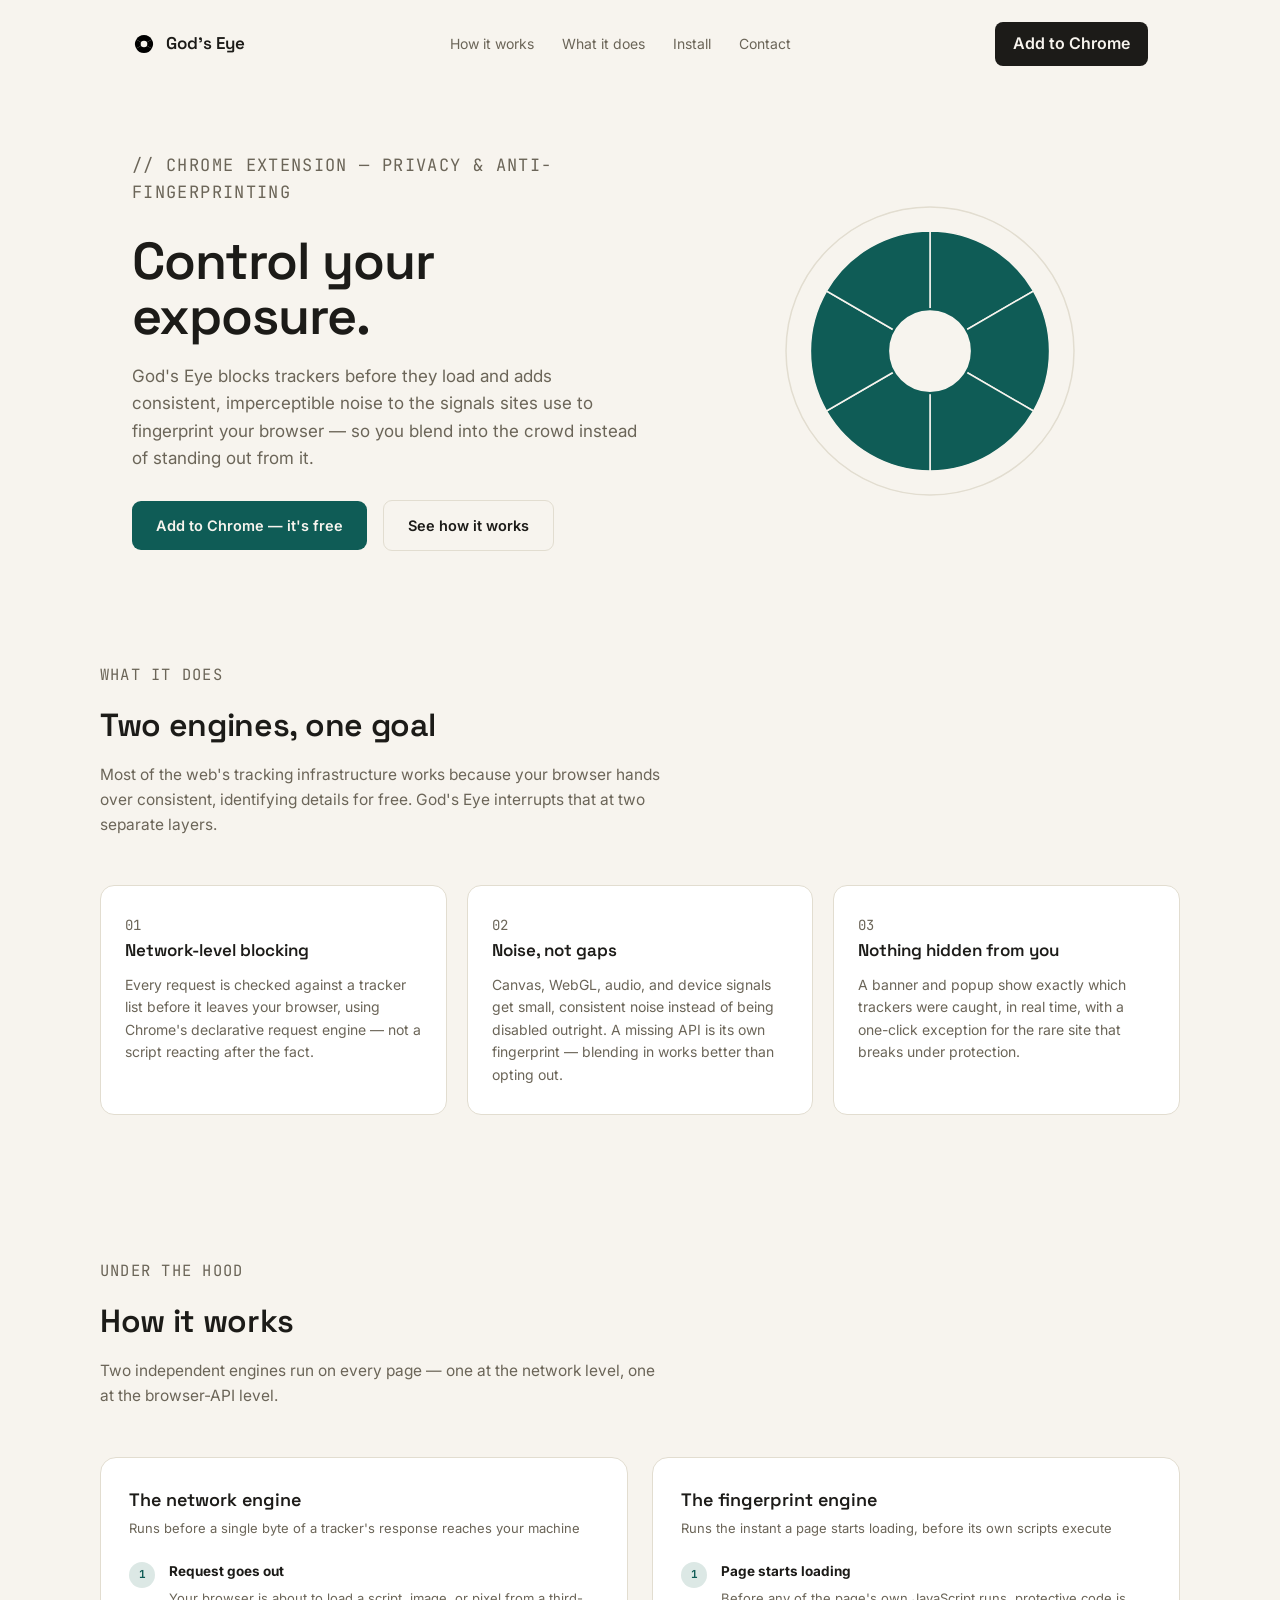
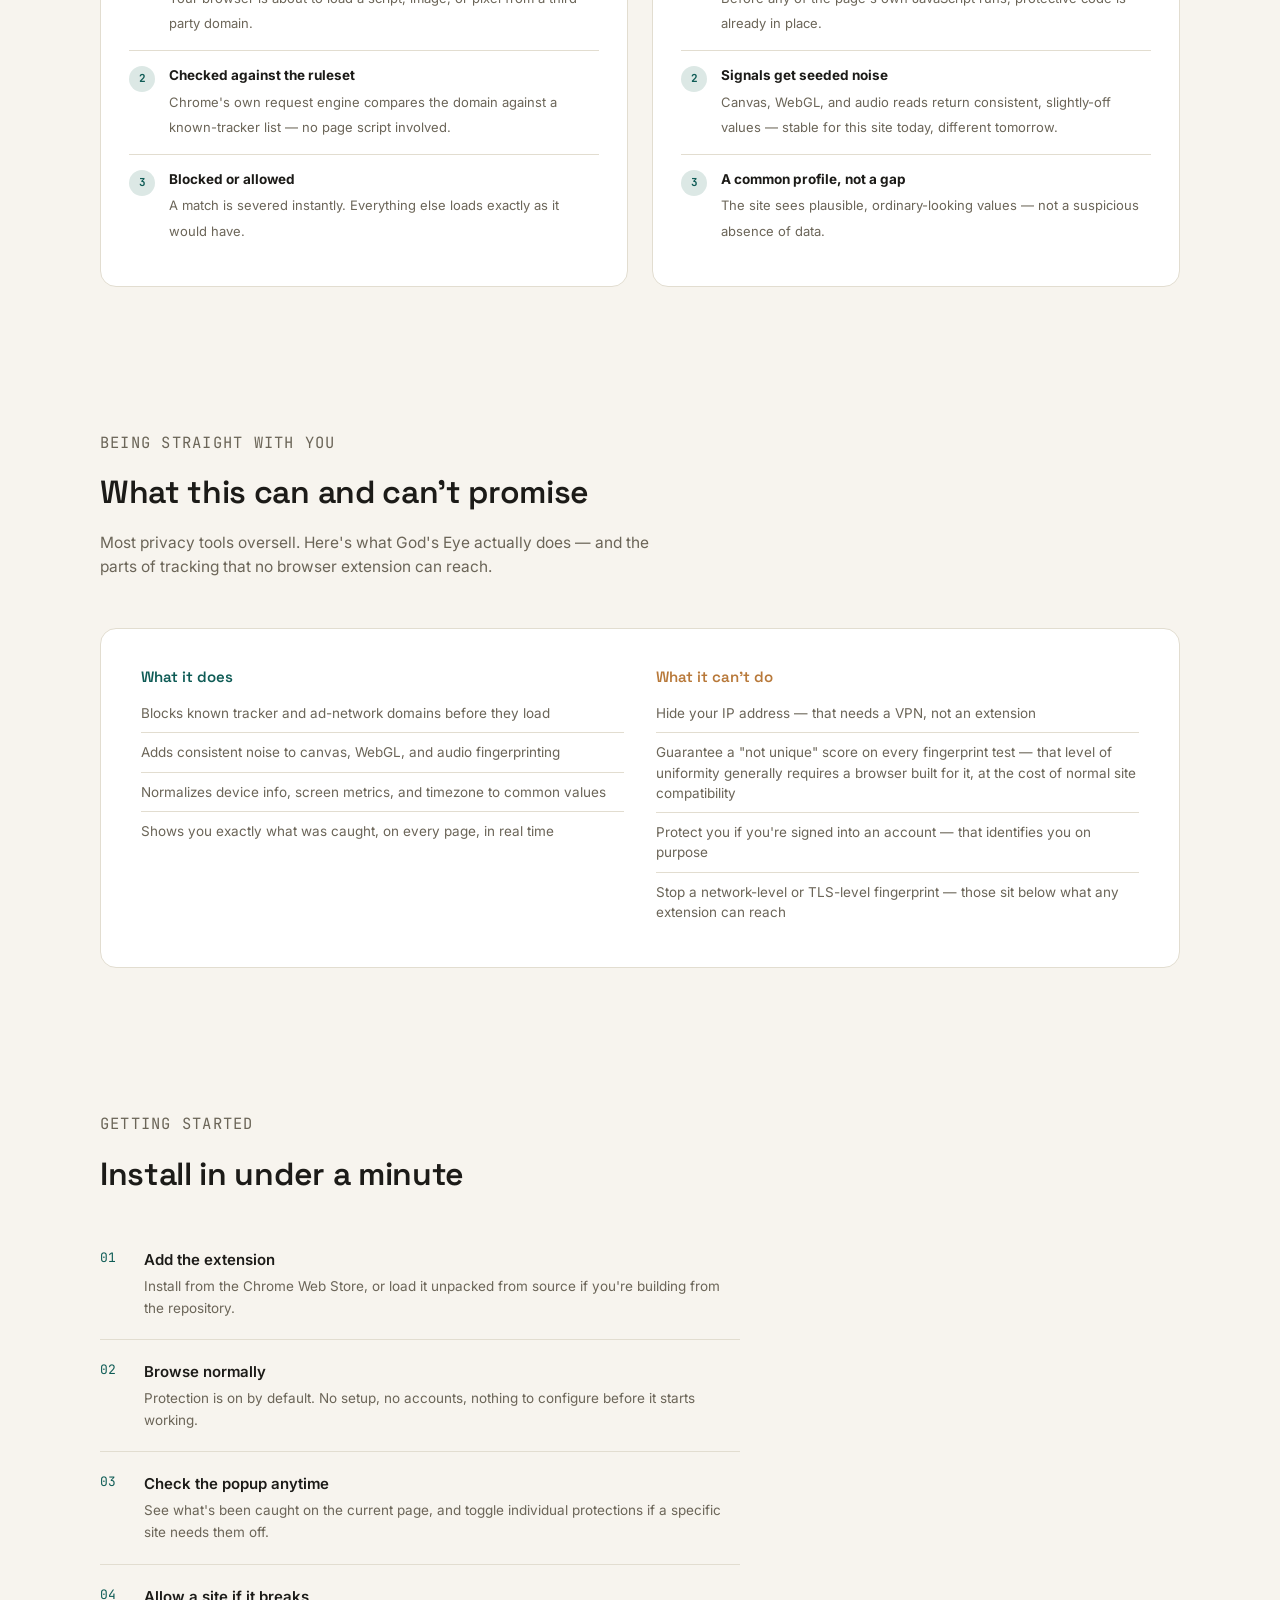
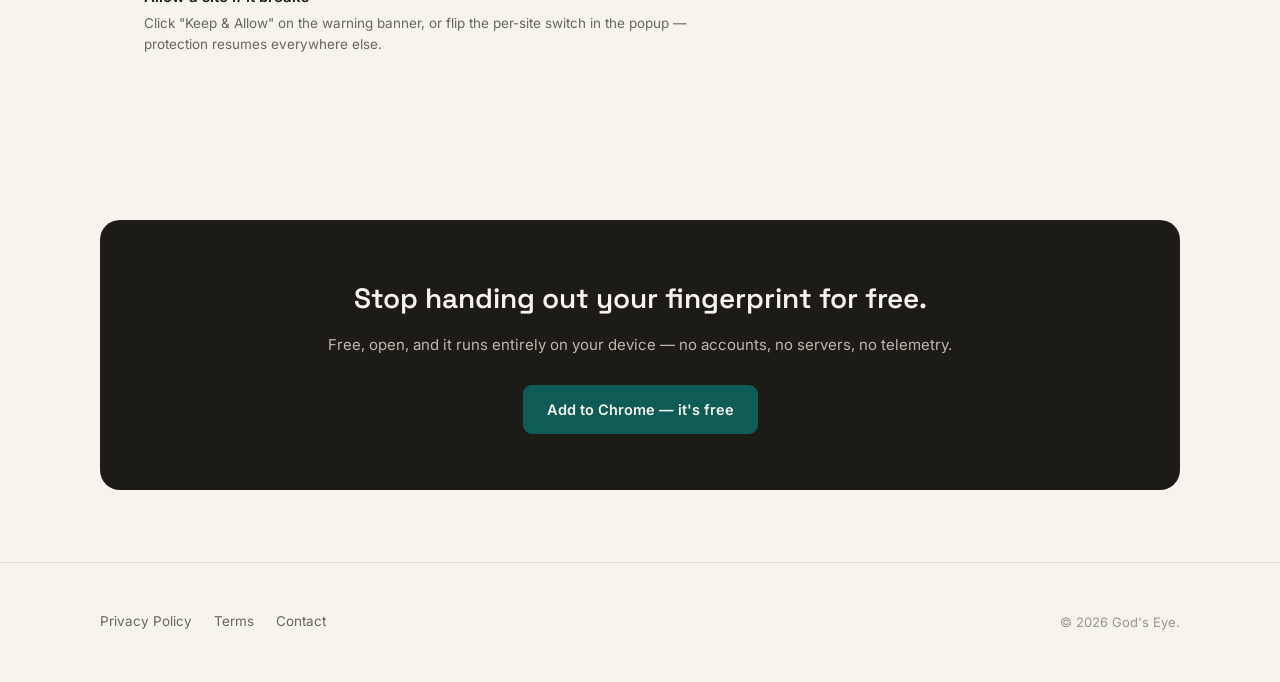
<file: index.html>
<!DOCTYPE html>
<html lang="en">
<head>
<meta charset="UTF-8" />
<meta name="viewport" content="width=device-width, initial-scale=1.0" />
<title>God's Eye — Browse without being fingerprinted</title>
<meta name="description" content="God's Eye blocks trackers at the network level and adds consistent noise to the browser signals that let sites fingerprint you — a Chrome extension that helps you blend in instead of standing out." />
<link rel="icon" type="image/png" href="assets/icon32.png" />
<link rel="preconnect" href="https://fonts.googleapis.com" />
<link href="https://fonts.googleapis.com/css2?family=Space+Grotesk:wght@500;600;700&family=Inter:wght@400;500;600&family=JetBrains+Mono:wght@500&display=swap" rel="stylesheet" />
<link rel="stylesheet" href="style.css" />
</head>
<body>

<nav>
  <div class="nav-brand">
    <svg viewBox="0 0 40 40" width="24" height="24" aria-hidden="true">
      <g>
        <path class="blade" d="M20 20 L20 5 A15 15 0 0 1 33 12.5 Z"/>
        <path class="blade" d="M20 20 L33 12.5 A15 15 0 0 1 33 27.5 Z"/>
        <path class="blade" d="M20 20 L33 27.5 A15 15 0 0 1 20 35 Z"/>
        <path class="blade" d="M20 20 L20 35 A15 15 0 0 1 7 27.5 Z"/>
        <path class="blade" d="M20 20 L7 27.5 A15 15 0 0 1 7 12.5 Z"/>
        <path class="blade" d="M20 20 L7 12.5 A15 15 0 0 1 20 5 Z"/>
      </g>
      <circle cx="20" cy="20" r="5.5" fill="#F7F4EE"/>
    </svg>
    God's Eye
  </div>
  <div class="nav-links">
    <a href="#how-it-works">How it works</a>
    <a href="#honesty">What it does</a>
    <a href="#install">Install</a>
    <a href="./contact/">Contact</a>
  </div>
  <a href="https://chromewebstore.google.com/detail/kffejfddehkgcmnnnookhnhdgidpbjnb" class="nav-cta">Add to Chrome</a>
</nav>

<section class="hero">
  <div>
    <p class="eyebrow">// Chrome extension — privacy &amp; anti-fingerprinting</p>
    <h1>Control your exposure.</h1>
    <p>God's Eye blocks trackers before they load and adds consistent, imperceptible noise to the signals sites use to fingerprint your browser — so you blend into the crowd instead of standing out from it.</p>
    <div class="hero-ctas">
      <a href="https://chromewebstore.google.com/detail/kffejfddehkgcmnnnookhnhdgidpbjnb" class="btn btn-primary">Add to Chrome — it's free</a>
      <a href="#how-it-works" class="btn btn-ghost">See how it works</a>
    </div>
  </div>
  <div class="aperture-hero">
    <svg viewBox="0 0 200 200" aria-hidden="true">
      <circle cx="100" cy="100" r="96" fill="none" stroke="#E2DDD0" stroke-width="1"/>
      <g>
        <path class="blade" d="M100 100 L100 20 A80 80 0 0 1 169 60 Z"/>
        <path class="blade" d="M100 100 L169 60 A80 80 0 0 1 169 140 Z"/>
        <path class="blade" d="M100 100 L169 140 A80 80 0 0 1 100 180 Z"/>
        <path class="blade" d="M100 100 L100 180 A80 80 0 0 1 31 140 Z"/>
        <path class="blade" d="M100 100 L31 140 A80 80 0 0 1 31 60 Z"/>
        <path class="blade" d="M100 100 L31 60 A80 80 0 0 1 100 20 Z"/>
      </g>
      <circle cx="100" cy="100" r="28" fill="#F7F4EE" stroke="#0F5C56" stroke-width="1.5"/>
    </svg>
  </div>
</section>

<section id="features">
  <div class="section-inner">
    <div class="section-head">
      <p class="eyebrow">What it does</p>
      <h2>Two engines, one goal</h2>
      <p>Most of the web's tracking infrastructure works because your browser hands over consistent, identifying details for free. God's Eye interrupts that at two separate layers.</p>
    </div>
    <div class="features-grid">
      <div class="feature-card">
        <p class="feature-num">01</p>
        <h3>Network-level blocking</h3>
        <p>Every request is checked against a tracker list before it leaves your browser, using Chrome's declarative request engine — not a script reacting after the fact.</p>
      </div>
      <div class="feature-card">
        <p class="feature-num">02</p>
        <h3>Noise, not gaps</h3>
        <p>Canvas, WebGL, audio, and device signals get small, consistent noise instead of being disabled outright. A missing API is its own fingerprint — blending in works better than opting out.</p>
      </div>
      <div class="feature-card">
        <p class="feature-num">03</p>
        <h3>Nothing hidden from you</h3>
        <p>A banner and popup show exactly which trackers were caught, in real time, with a one-click exception for the rare site that breaks under protection.</p>
      </div>
    </div>
  </div>
</section>

<section id="how-it-works">
  <div class="section-inner">
    <div class="section-head">
      <p class="eyebrow">Under the hood</p>
      <h2>How it works</h2>
      <p>Two independent engines run on every page — one at the network level, one at the browser-API level.</p>
    </div>
    <div class="engines">
      <div class="engine-card">
        <h3>The network engine</h3>
        <p class="engine-sub">Runs before a single byte of a tracker's response reaches your machine</p>
        <div class="flow-step">
          <div class="flow-dot">1</div>
          <div class="flow-text"><strong>Request goes out</strong><span>Your browser is about to load a script, image, or pixel from a third-party domain.</span></div>
        </div>
        <div class="flow-step">
          <div class="flow-dot">2</div>
          <div class="flow-text"><strong>Checked against the ruleset</strong><span>Chrome's own request engine compares the domain against a known-tracker list — no page script involved.</span></div>
        </div>
        <div class="flow-step">
          <div class="flow-dot">3</div>
          <div class="flow-text"><strong>Blocked or allowed</strong><span>A match is severed instantly. Everything else loads exactly as it would have.</span></div>
        </div>
      </div>
      <div class="engine-card">
        <h3>The fingerprint engine</h3>
        <p class="engine-sub">Runs the instant a page starts loading, before its own scripts execute</p>
        <div class="flow-step">
          <div class="flow-dot">1</div>
          <div class="flow-text"><strong>Page starts loading</strong><span>Before any of the page's own JavaScript runs, protective code is already in place.</span></div>
        </div>
        <div class="flow-step">
          <div class="flow-dot">2</div>
          <div class="flow-text"><strong>Signals get seeded noise</strong><span>Canvas, WebGL, and audio reads return consistent, slightly-off values — stable for this site today, different tomorrow.</span></div>
        </div>
        <div class="flow-step">
          <div class="flow-dot">3</div>
          <div class="flow-text"><strong>A common profile, not a gap</strong><span>The site sees plausible, ordinary-looking values — not a suspicious absence of data.</span></div>
        </div>
      </div>
    </div>
  </div>
</section>

<section id="honesty">
  <div class="section-inner">
    <div class="section-head">
      <p class="eyebrow">Being straight with you</p>
      <h2>What this can and can't promise</h2>
      <p>Most privacy tools oversell. Here's what God's Eye actually does — and the parts of tracking that no browser extension can reach.</p>
    </div>
    <div class="honesty honesty-grid">
      <div class="honesty-col does">
        <h4>What it does</h4>
        <ul>
          <li>Blocks known tracker and ad-network domains before they load</li>
          <li>Adds consistent noise to canvas, WebGL, and audio fingerprinting</li>
          <li>Normalizes device info, screen metrics, and timezone to common values</li>
          <li>Shows you exactly what was caught, on every page, in real time</li>
        </ul>
      </div>
      <div class="honesty-col doesnt">
        <h4>What it can't do</h4>
        <ul>
          <li>Hide your IP address — that needs a VPN, not an extension</li>
          <li>Guarantee a "not unique" score on every fingerprint test — that level of uniformity generally requires a browser built for it, at the cost of normal site compatibility</li>
          <li>Protect you if you're signed into an account — that identifies you on purpose</li>
          <li>Stop a network-level or TLS-level fingerprint — those sit below what any extension can reach</li>
        </ul>
      </div>
    </div>
  </div>
</section>

<section id="install">
  <div class="section-inner">
    <div class="section-head">
      <p class="eyebrow">Getting started</p>
      <h2>Install in under a minute</h2>
    </div>
    <div class="steps">
      <div class="step">
        <div class="step-num">01</div>
        <div><h4>Add the extension</h4><p>Install from the Chrome Web Store, or load it unpacked from source if you're building from the repository.</p></div>
      </div>
      <div class="step">
        <div class="step-num">02</div>
        <div><h4>Browse normally</h4><p>Protection is on by default. No setup, no accounts, nothing to configure before it starts working.</p></div>
      </div>
      <div class="step">
        <div class="step-num">03</div>
        <div><h4>Check the popup anytime</h4><p>See what's been caught on the current page, and toggle individual protections if a specific site needs them off.</p></div>
      </div>
      <div class="step">
        <div class="step-num">04</div>
        <div><h4>Allow a site if it breaks</h4><p>Click "Keep &amp; Allow" on the warning banner, or flip the per-site switch in the popup — protection resumes everywhere else.</p></div>
      </div>
    </div>
  </div>
</section>

<section>
  <div class="section-inner">
    <div class="cta-band">
      <h2>Stop handing out your fingerprint for free.</h2>
      <p>Free, open, and it runs entirely on your device — no accounts, no servers, no telemetry.</p>
      <a href="https://chromewebstore.google.com/detail/kffejfddehkgcmnnnookhnhdgidpbjnb" class="btn btn-primary">Add to Chrome — it's free</a>
    </div>
  </div>
</section>

<footer>
  <div class="footer-inner">
    <div class="footer-links">
      <a href="./privacy/">Privacy Policy</a>
      <a href="./terms/">Terms</a>
      <a href="./contact/">Contact</a>
    </div>
    <p class="footer-copy">&copy; 2026 God's Eye.</p>
  </div>
</footer>

</body>
</html>
</file>
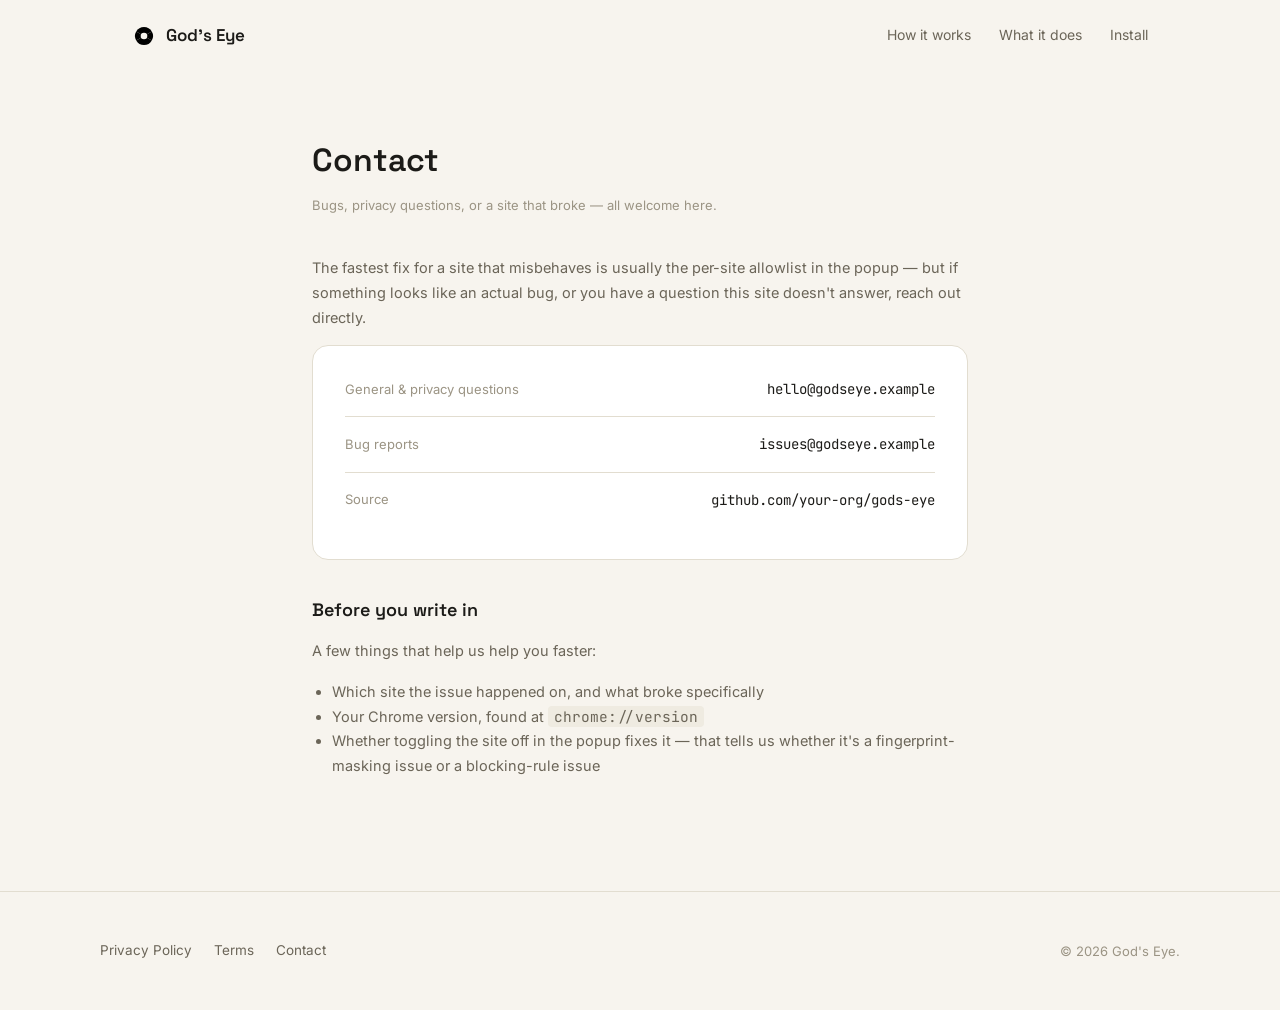
<file: contact/index.html>
<!DOCTYPE html>
<html lang="en">
<head>
<meta charset="UTF-8" />
<meta name="viewport" content="width=device-width, initial-scale=1.0" />
<title>Contact — God's Eye</title>
<link rel="icon" type="image/png" href="./../assets/icon32.png" />
<link rel="preconnect" href="https://fonts.googleapis.com" />
<link href="https://fonts.googleapis.com/css2?family=Space+Grotesk:wght@500;600;700&family=Inter:wght@400;500;600&family=JetBrains+Mono:wght@500&display=swap" rel="stylesheet" />
<link rel="stylesheet" href="./../style.css" />
</head>
<body>

<nav>
  <a href="/God-s-Eye-Product-Page/" class="nav-brand" style="text-decoration:none;">
    <svg viewBox="0 0 40 40" width="24" height="24" aria-hidden="true">
      <g>
        <path class="blade" d="M20 20 L20 5 A15 15 0 0 1 33 12.5 Z"/>
        <path class="blade" d="M20 20 L33 12.5 A15 15 0 0 1 33 27.5 Z"/>
        <path class="blade" d="M20 20 L33 27.5 A15 15 0 0 1 20 35 Z"/>
        <path class="blade" d="M20 20 L20 35 A15 15 0 0 1 7 27.5 Z"/>
        <path class="blade" d="M20 20 L7 27.5 A15 15 0 0 1 7 12.5 Z"/>
        <path class="blade" d="M20 20 L7 12.5 A15 15 0 0 1 20 5 Z"/>
      </g>
      <circle cx="20" cy="20" r="5.5" fill="#F7F4EE"/>
    </svg>
    God's Eye
  </a>
  <div class="nav-links"> 
    <a href="/God-s-Eye-Product-Page/#how-it-works">How it works</a>
    <a href="/God-s-Eye-Product-Page/#honesty">What it does</a>
    <a href="/God-s-Eye-Product-Page/#install">Install</a>
  </div>
</nav>

<div class="legal">
  <h1>Contact</h1>
  <p class="updated">Bugs, privacy questions, or a site that broke — all welcome here.</p>

  <p>The fastest fix for a site that misbehaves is usually the per-site allowlist in the popup — but if something looks like an actual bug, or you have a question this site doesn't answer, reach out directly.</p>

  <div class="contact-card">
    <div class="contact-row">
      <span class="contact-label">General &amp; privacy questions</span>
      <span class="contact-value">hello@godseye.example</span>
    </div>
    <div class="contact-row">
      <span class="contact-label">Bug reports</span>
      <span class="contact-value">issues@godseye.example</span>
    </div>
    <div class="contact-row">
      <span class="contact-label">Source</span>
      <span class="contact-value">github.com/your-org/gods-eye</span>
    </div>
  </div>

  <h2>Before you write in</h2>
  <p>A few things that help us help you faster:</p>
  <ul>
    <li>Which site the issue happened on, and what broke specifically</li>
    <li>Your Chrome version, found at <code style="font-family: var(--mono); background: var(--bone-dim); padding: 1px 6px; border-radius: 4px;">chrome://version</code></li>
    <li>Whether toggling the site off in the popup fixes it — that tells us whether it's a fingerprint-masking issue or a blocking-rule issue</li>
  </ul>
</div>

<footer>
  <div class="footer-inner">
    <div class="footer-links">
      <a href="./../privacy/">Privacy Policy</a>
      <a href="./../terms/">Terms</a>
      <a href="./../contact/">Contact</a>
    </div>
    <p class="footer-copy">&copy; 2026 God's Eye.</p>
  </div>
</footer>

</body>
</html>
</file>
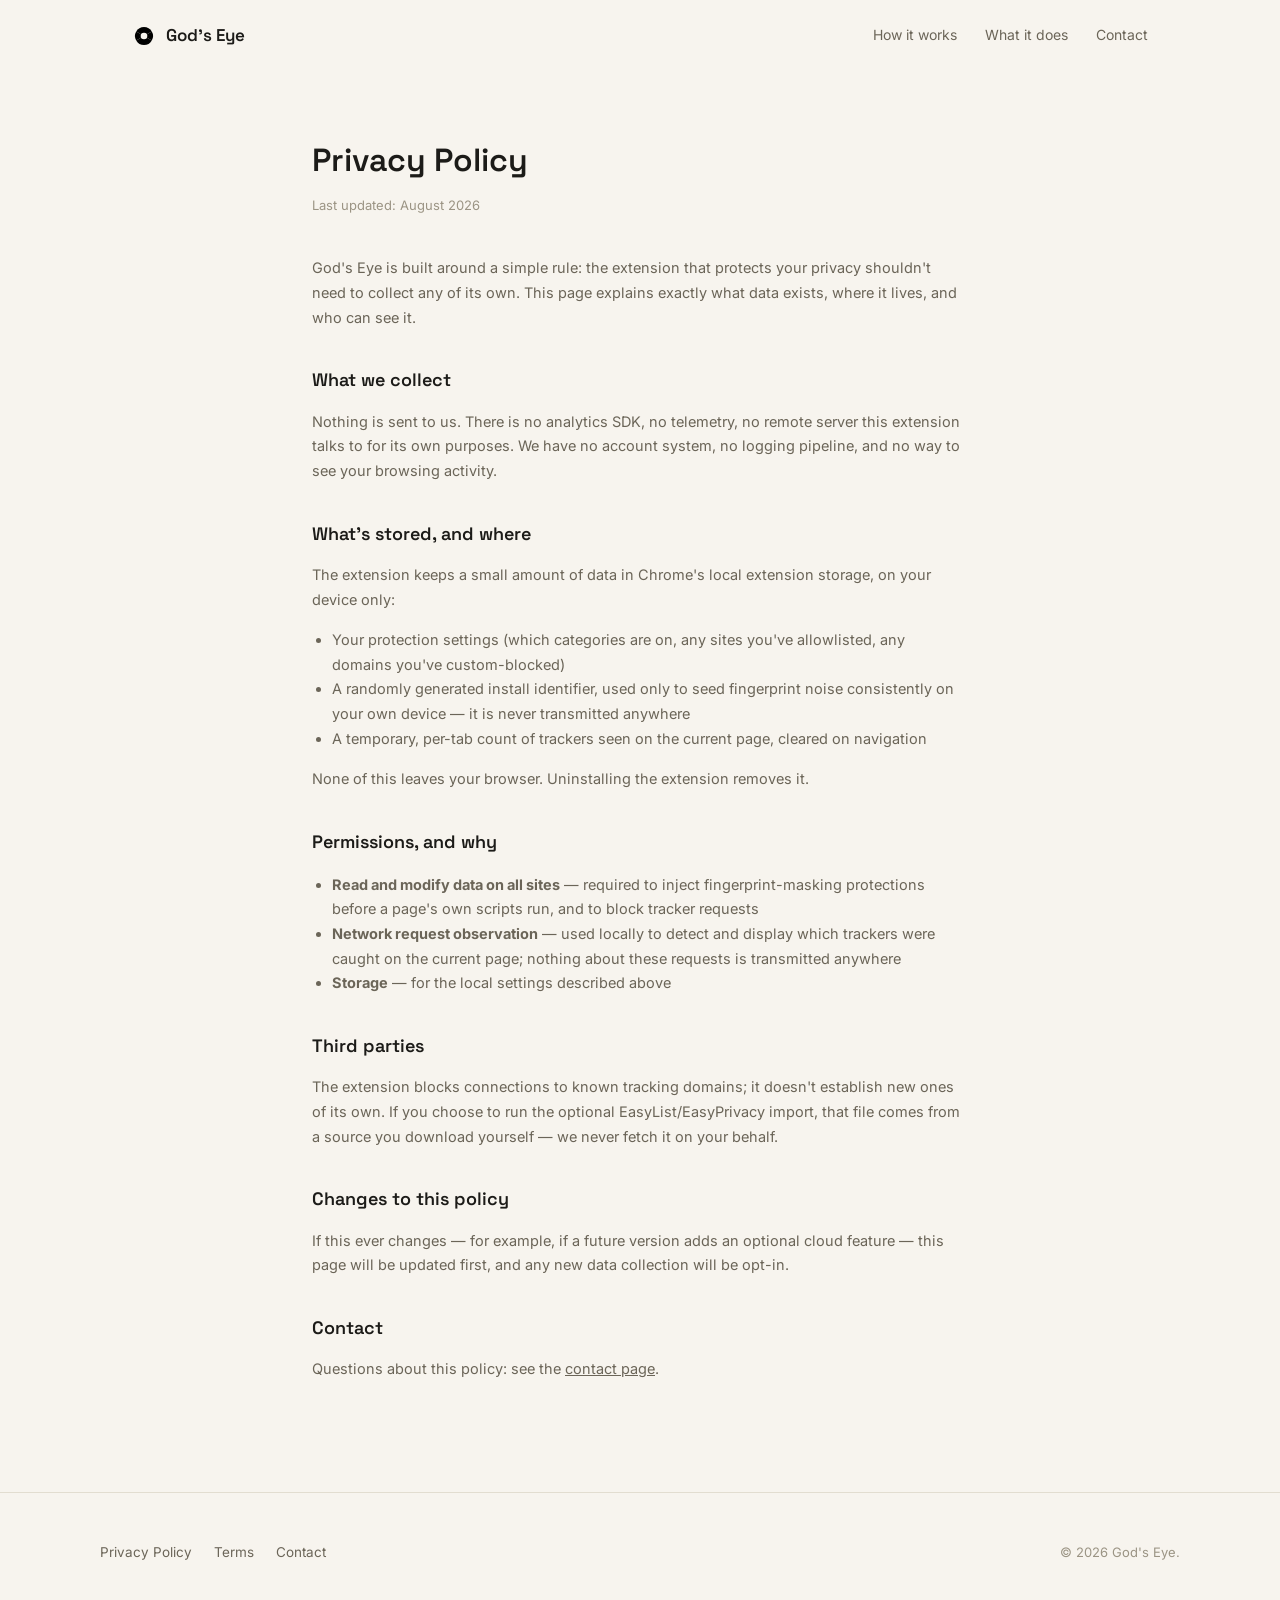
<file: privacy/index.html>
<!DOCTYPE html>
<html lang="en">
<head>
<meta charset="UTF-8" />
<meta name="viewport" content="width=device-width, initial-scale=1.0" />
<title>Privacy Policy — God's Eye</title>
<link rel="icon" type="image/png" href="./../assets/icon32.png" />
<link rel="preconnect" href="https://fonts.googleapis.com" />
<link href="https://fonts.googleapis.com/css2?family=Space+Grotesk:wght@500;600;700&family=Inter:wght@400;500;600&display=swap" rel="stylesheet" />
<link rel="stylesheet" href="./../style.css" />
</head>
<body>

<nav>
  <a href="/God-s-Eye-Product-Page/" class="nav-brand" style="text-decoration:none;">
    <svg viewBox="0 0 40 40" width="24" height="24" aria-hidden="true">
      <g>
        <path class="blade" d="M20 20 L20 5 A15 15 0 0 1 33 12.5 Z"/>
        <path class="blade" d="M20 20 L33 12.5 A15 15 0 0 1 33 27.5 Z"/>
        <path class="blade" d="M20 20 L33 27.5 A15 15 0 0 1 20 35 Z"/>
        <path class="blade" d="M20 20 L20 35 A15 15 0 0 1 7 27.5 Z"/>
        <path class="blade" d="M20 20 L7 27.5 A15 15 0 0 1 7 12.5 Z"/>
        <path class="blade" d="M20 20 L7 12.5 A15 15 0 0 1 20 5 Z"/>
      </g>
      <circle cx="20" cy="20" r="5.5" fill="#F7F4EE"/>
    </svg>
    God's Eye
  </a>
  <div class="nav-links">
    <a href="/God-s-Eye-Product-Page/#how-it-works">How it works</a>
    <a href="/God-s-Eye-Product-Page/#honesty">What it does</a>
    <a href="./../contact/">Contact</a>
  </div>
</nav>

<div class="legal">
  <h1>Privacy Policy</h1>
  <p class="updated">Last updated: August 2026</p>

  <p>God's Eye is built around a simple rule: the extension that protects your privacy shouldn't need to collect any of its own. This page explains exactly what data exists, where it lives, and who can see it.</p>

  <h2>What we collect</h2>
  <p>Nothing is sent to us. There is no analytics SDK, no telemetry, no remote server this extension talks to for its own purposes. We have no account system, no logging pipeline, and no way to see your browsing activity.</p>

  <h2>What's stored, and where</h2>
  <p>The extension keeps a small amount of data in Chrome's local extension storage, on your device only:</p>
  <ul>
    <li>Your protection settings (which categories are on, any sites you've allowlisted, any domains you've custom-blocked)</li>
    <li>A randomly generated install identifier, used only to seed fingerprint noise consistently on your own device — it is never transmitted anywhere</li>
    <li>A temporary, per-tab count of trackers seen on the current page, cleared on navigation</li>
  </ul>
  <p>None of this leaves your browser. Uninstalling the extension removes it.</p>

  <h2>Permissions, and why</h2>
  <ul>
    <li><strong>Read and modify data on all sites</strong> — required to inject fingerprint-masking protections before a page's own scripts run, and to block tracker requests</li>
    <li><strong>Network request observation</strong> — used locally to detect and display which trackers were caught on the current page; nothing about these requests is transmitted anywhere</li>
    <li><strong>Storage</strong> — for the local settings described above</li>
  </ul>

  <h2>Third parties</h2>
  <p>The extension blocks connections to known tracking domains; it doesn't establish new ones of its own. If you choose to run the optional EasyList/EasyPrivacy import, that file comes from a source you download yourself — we never fetch it on your behalf.</p>

  <h2>Changes to this policy</h2>
  <p>If this ever changes — for example, if a future version adds an optional cloud feature — this page will be updated first, and any new data collection will be opt-in.</p>

  <h2>Contact</h2>
  <p>Questions about this policy: see the <a href="../contact/">contact page</a>.</p>
</div>

<footer>
  <div class="footer-inner">
    <div class="footer-links">
      <a href="./../privacy/">Privacy Policy</a>
      <a href="./../terms/">Terms</a>
      <a href="./../contact/">Contact</a>
    </div>
    <p class="footer-copy">&copy; 2026 God's Eye.</p>
  </div>
</footer>

</body>
</html>
</file>
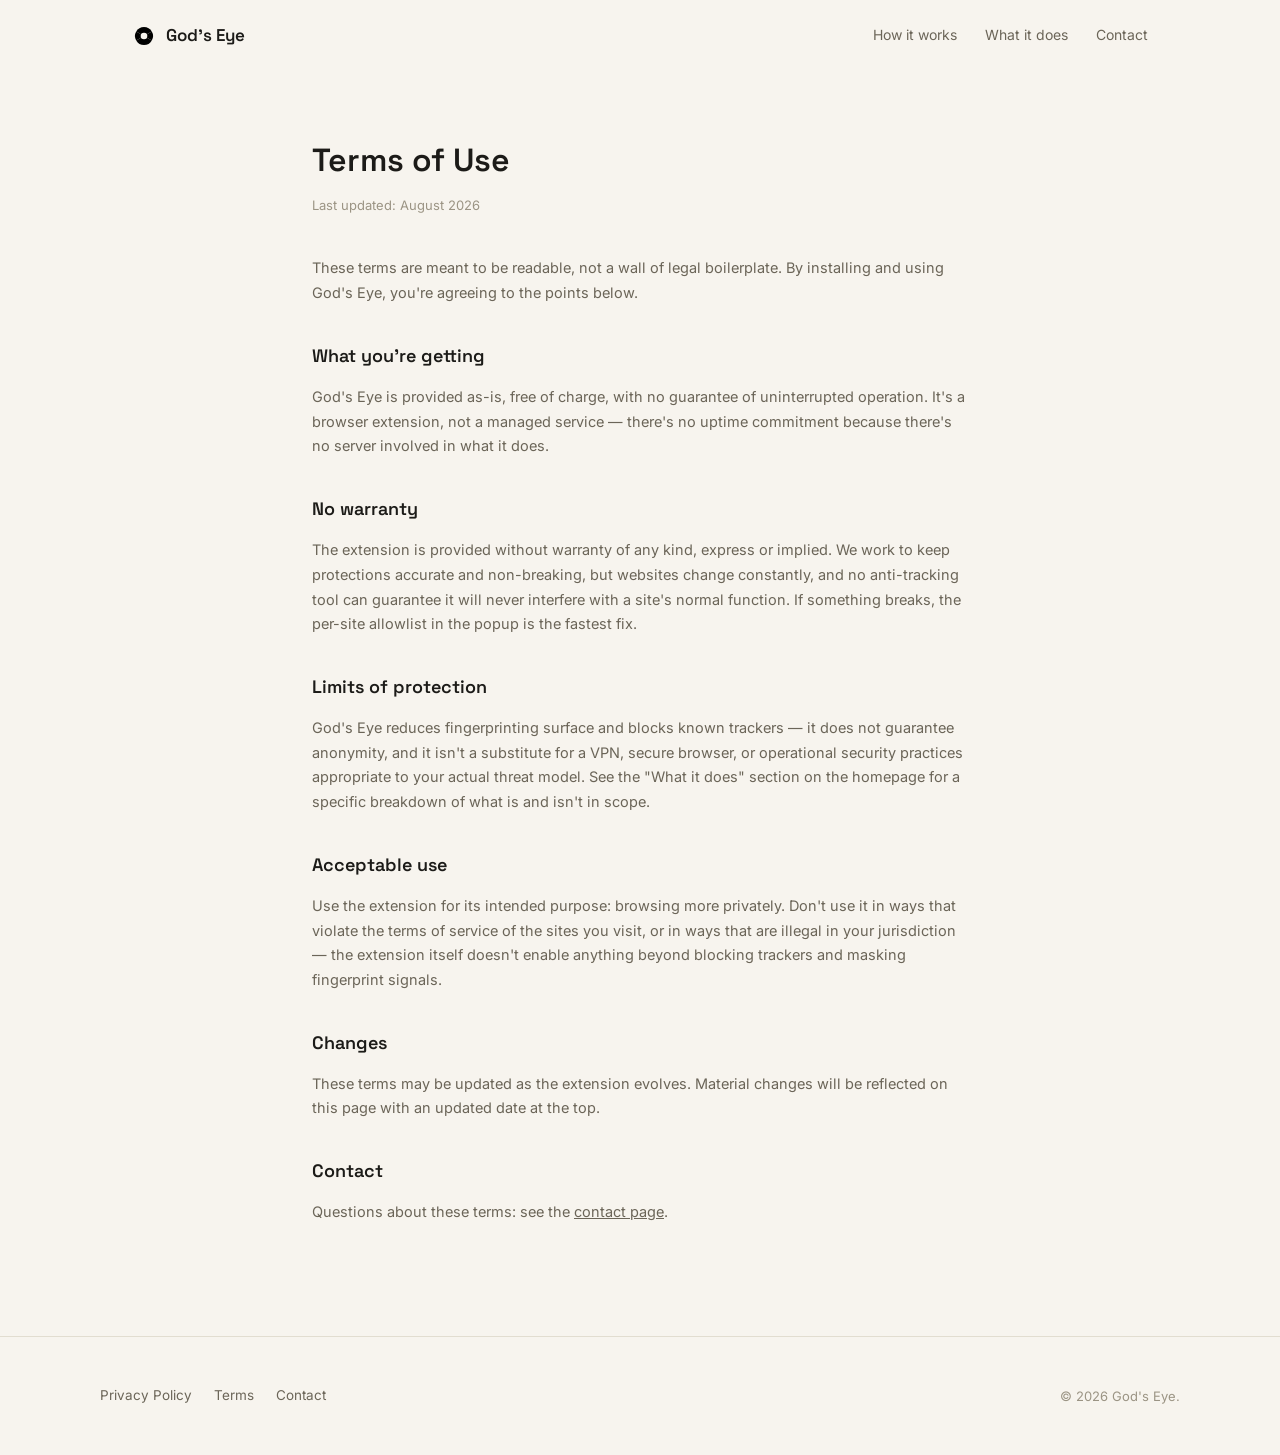
<file: terms/index.html>
<!DOCTYPE html>
<html lang="en">
<head>
<meta charset="UTF-8" />
<meta name="viewport" content="width=device-width, initial-scale=1.0" />
<title>Terms — God's Eye</title>
<link rel="icon" type="image/png" href="./../assets/icon32.png" />
<link rel="preconnect" href="https://fonts.googleapis.com" />
<link href="https://fonts.googleapis.com/css2?family=Space+Grotesk:wght@500;600;700&family=Inter:wght@400;500;600&display=swap" rel="stylesheet" />
<link rel="stylesheet" href="./../style.css" />
</head>
<body>

<nav>
  <a href="/God-s-Eye-Product-Page/" class="nav-brand" style="text-decoration:none;">
    <svg viewBox="0 0 40 40" width="24" height="24" aria-hidden="true">
      <g>
        <path class="blade" d="M20 20 L20 5 A15 15 0 0 1 33 12.5 Z"/>
        <path class="blade" d="M20 20 L33 12.5 A15 15 0 0 1 33 27.5 Z"/>
        <path class="blade" d="M20 20 L33 27.5 A15 15 0 0 1 20 35 Z"/>
        <path class="blade" d="M20 20 L20 35 A15 15 0 0 1 7 27.5 Z"/>
        <path class="blade" d="M20 20 L7 27.5 A15 15 0 0 1 7 12.5 Z"/>
        <path class="blade" d="M20 20 L7 12.5 A15 15 0 0 1 20 5 Z"/>
      </g>
      <circle cx="20" cy="20" r="5.5" fill="#F7F4EE"/>
    </svg>
    God's Eye
  </a>
  <div class="nav-links">
    <a href="/God-s-Eye-Product-Page/#how-it-works">How it works</a>
    <a href="/God-s-Eye-Product-Page/#honesty">What it does</a>
    <a href="./../contact/">Contact</a>
  </div>
</nav>

<div class="legal">
  <h1>Terms of Use</h1>
  <p class="updated">Last updated: August 2026</p>

  <p>These terms are meant to be readable, not a wall of legal boilerplate. By installing and using God's Eye, you're agreeing to the points below.</p>

  <h2>What you're getting</h2>
  <p>God's Eye is provided as-is, free of charge, with no guarantee of uninterrupted operation. It's a browser extension, not a managed service — there's no uptime commitment because there's no server involved in what it does.</p>

  <h2>No warranty</h2>
  <p>The extension is provided without warranty of any kind, express or implied. We work to keep protections accurate and non-breaking, but websites change constantly, and no anti-tracking tool can guarantee it will never interfere with a site's normal function. If something breaks, the per-site allowlist in the popup is the fastest fix.</p>

  <h2>Limits of protection</h2>
  <p>God's Eye reduces fingerprinting surface and blocks known trackers — it does not guarantee anonymity, and it isn't a substitute for a VPN, secure browser, or operational security practices appropriate to your actual threat model. See the "What it does" section on the homepage for a specific breakdown of what is and isn't in scope.</p>

  <h2>Acceptable use</h2>
  <p>Use the extension for its intended purpose: browsing more privately. Don't use it in ways that violate the terms of service of the sites you visit, or in ways that are illegal in your jurisdiction — the extension itself doesn't enable anything beyond blocking trackers and masking fingerprint signals.</p>

  <h2>Changes</h2>
  <p>These terms may be updated as the extension evolves. Material changes will be reflected on this page with an updated date at the top.</p>

  <h2>Contact</h2>
  <p>Questions about these terms: see the <a href="./../contact/">contact page</a>.</p>
</div>

<footer>
  <div class="footer-inner">
    <div class="footer-links">
      <a href="./../privacy/">Privacy Policy</a>
      <a href="./../terms/">Terms</a>
      <a href="./../contact/">Contact</a>
    </div>
    <p class="footer-copy">&copy; 2026 God's Eye.</p>
  </div>
</footer>

</body>
</html>
</file>
<file: style.css>
:root {
  --bone: #F7F4EE;
  --bone-dim: #EFEBE1;
  --paper: #FFFFFF;
  --ink: #1C1B18;
  --ink-soft: #6B6558;
  --ink-faint: #9B9484;
  --lens: #0F5C56;
  --lens-deep: #0A3F3B;
  --lens-soft: #DCE8E5;
  --brass: #B8793A;
  --brass-soft: #F1E1CD;
  --danger: #B23A2E;
  --line: #E2DDD0;
  --display: "Space Grotesk", ui-sans-serif, sans-serif;
  --body: "Inter", -apple-system, BlinkMacSystemFont, "Segoe UI", sans-serif;
  --mono: "JetBrains Mono", ui-monospace, "SF Mono", Consolas, monospace;
}

* { box-sizing: border-box; }
html { scroll-behavior: smooth; }

body {
  margin: 0;
  background: var(--bone);
  color: var(--ink);
  font-family: var(--body);
  line-height: 1.6;
  -webkit-font-smoothing: antialiased;
}

a { color: inherit; }

.wrap {
  max-width: 1080px;
  margin: 0 auto;
  padding: 0 32px;
}

/* ---------------- nav ---------------- */
nav {
  display: flex;
  align-items: center;
  justify-content: space-between;
  padding: 22px 32px;
  max-width: 1080px;
  margin: 0 auto;
}
.nav-brand {
  display: flex;
  align-items: center;
  gap: 10px;
  font-family: var(--display);
  font-weight: 600;
  font-size: 17px;
}
.nav-links {
  display: flex;
  gap: 28px;
  font-size: 14px;
}
.nav-links a { text-decoration: none; color: var(--ink-soft); }
.nav-links a:hover { color: var(--lens); }
.nav-cta {
  background: var(--ink);
  color: var(--bone) !important;
  padding: 9px 18px;
  border-radius: 8px;
  font-weight: 600;
  text-decoration: none !important;
}
.nav-cta:hover { background: var(--lens); }

/* ---------------- hero ---------------- */
.hero {
  padding: 64px 32px 40px;
  max-width: 1080px;
  margin: 0 auto;
  display: grid;
  grid-template-columns: 1.1fr 0.9fr;
  gap: 48px;
  align-items: center;
}
.eyebrow {
  font-family: var(--mono);
  font-size: 12px;
  letter-spacing: 0.08em;
  text-transform: uppercase;
  color: var(--lens);
  margin: 0 0 16px;
}
.hero h1 {
  font-family: var(--display);
  font-size: 52px;
  line-height: 1.05;
  letter-spacing: -0.02em;
  margin: 0 0 20px;
  font-weight: 600;
}
.hero p {
  font-size: 17px;
  color: var(--ink-soft);
  max-width: 46ch;
  margin: 0 0 28px;
}
.hero-ctas { display: flex; align-items: center; gap: 16px; }
.btn {
  display: inline-block;
  padding: 13px 24px;
  border-radius: 9px;
  font-weight: 600;
  font-size: 14.5px;
  text-decoration: none;
  cursor: pointer;
  border: none;
}
.btn-primary { background: var(--lens); color: var(--bone); }
.btn-primary:hover { background: var(--lens-deep); }
.btn-ghost { color: var(--ink); border: 1px solid var(--line); background: transparent; }
.btn-ghost:hover { border-color: var(--ink-faint); }

/* aperture signature visual */
.aperture-hero { display: flex; justify-content: center; align-items: center; }
.aperture-hero svg { width: 100%; max-width: 300px; height: auto; }
.aperture-hero .blade {
  fill: var(--lens);
  stroke: var(--bone);
  stroke-width: 1;
  transform-origin: 100px 100px;
  animation: ap-breathe 5s ease-in-out infinite;
}
@keyframes ap-breathe {
  0%, 100% { transform: scale(1); }
  50% { transform: scale(0.9); }
}
@media (prefers-reduced-motion: reduce) {
  .aperture-hero .blade { animation: none; }
}

/* ---------------- sections (generic) ---------------- */
section { padding: 72px 32px; }
.section-inner { max-width: 1080px; margin: 0 auto; }
.section-head { max-width: 560px; margin: 0 0 48px; }
.section-head .eyebrow { margin-bottom: 12px; }
.section-head h2 {
  font-family: var(--display);
  font-size: 32px;
  letter-spacing: -0.01em;
  margin: 0 0 12px;
  font-weight: 600;
}
.section-head p { color: var(--ink-soft); font-size: 15.5px; margin: 0; }

/* ---------------- features ---------------- */
.features-grid {
  display: grid;
  grid-template-columns: repeat(3, 1fr);
  gap: 20px;
}
.feature-card {
  background: var(--paper);
  border: 1px solid var(--line);
  border-radius: 14px;
  padding: 28px 24px;
}
.feature-num {
  font-family: var(--mono);
  font-size: 12px;
  color: var(--lens);
  margin: 0 0 16px;
}
.feature-card h3 {
  font-family: var(--display);
  font-size: 17px;
  margin: 0 0 10px;
  font-weight: 600;
}
.feature-card p { font-size: 14px; color: var(--ink-soft); margin: 0; }

/* ---------------- how it works (infographic) ---------------- */
.engines {
  display: grid;
  grid-template-columns: 1fr 1fr;
  gap: 24px;
}
.engine-card {
  background: var(--paper);
  border: 1px solid var(--line);
  border-radius: 16px;
  padding: 28px;
}
.engine-card h3 {
  font-family: var(--display);
  font-size: 18px;
  margin: 0 0 4px;
  font-weight: 600;
}
.engine-card .engine-sub { font-size: 13px; color: var(--ink-soft); margin: 0 0 22px; }
.flow-step {
  display: flex;
  gap: 14px;
  align-items: flex-start;
  padding: 14px 0;
  border-top: 1px solid var(--line);
}
.flow-step:first-of-type { border-top: none; padding-top: 0; }
.flow-dot {
  width: 26px; height: 26px;
  border-radius: 50%;
  background: var(--lens-soft);
  color: var(--lens);
  font-family: var(--mono);
  font-size: 11px;
  font-weight: 700;
  display: flex; align-items: center; justify-content: center;
  flex-shrink: 0;
  margin-top: 1px;
}
.flow-text strong { display: block; font-size: 13.5px; margin-bottom: 2px; }
.flow-text span { font-size: 13px; color: var(--ink-soft); line-height: 1.5; }

/* ---------------- honesty section ---------------- */
.honesty {
  background: var(--paper);
  border: 1px solid var(--line);
  border-radius: 16px;
  padding: 36px 40px;
}
.honesty-grid {
  display: grid;
  grid-template-columns: 1fr 1fr;
  gap: 32px;
}
.honesty-col h4 {
  font-family: var(--display);
  font-size: 15px;
  margin: 0 0 14px;
  font-weight: 600;
}
.honesty-col.does h4 { color: var(--lens); }
.honesty-col.doesnt h4 { color: var(--brass); }
.honesty-col ul { margin: 0; padding: 0; list-style: none; }
.honesty-col li {
  font-size: 13.5px;
  color: var(--ink-soft);
  padding: 9px 0;
  border-top: 1px solid var(--line);
  line-height: 1.5;
}
.honesty-col li:first-child { border-top: none; padding-top: 0; }

/* ---------------- how to use (steps) ---------------- */
.steps { display: flex; flex-direction: column; gap: 0; max-width: 640px; }
.step {
  display: flex;
  gap: 20px;
  padding: 20px 0;
  border-top: 1px solid var(--line);
}
.step:first-child { border-top: none; padding-top: 0; }
.step-num {
  font-family: var(--mono);
  font-size: 13px;
  color: var(--lens);
  flex-shrink: 0;
  width: 24px;
}
.step h4 { margin: 0 0 4px; font-size: 15px; font-weight: 600; }
.step p { margin: 0; font-size: 13.5px; color: var(--ink-soft); }

/* ---------------- CTA band ---------------- */
.cta-band {
  background: var(--ink);
  color: var(--bone);
  border-radius: 20px;
  padding: 56px 48px;
  text-align: center;
}
.cta-band h2 {
  font-family: var(--display);
  font-size: 28px;
  margin: 0 0 12px;
  font-weight: 600;
}
.cta-band p { color: #BEB9AC; margin: 0 0 28px; font-size: 15px; }

/* ---------------- footer ---------------- */
footer {
  border-top: 1px solid var(--line);
  padding: 36px 32px;
}
.footer-inner {
  max-width: 1080px;
  margin: 0 auto;
  display: flex;
  align-items: center;
  justify-content: space-between;
  flex-wrap: wrap;
  gap: 16px;
}
.footer-links { display: flex; gap: 22px; font-size: 13.5px; }
.footer-links a { text-decoration: none; color: var(--ink-soft); }
.footer-links a:hover { color: var(--lens); }
.footer-copy { font-size: 13px; color: var(--ink-faint); }

/* ---------------- legal pages ---------------- */
.legal {
  max-width: 720px;
  margin: 0 auto;
  padding: 64px 32px 96px;
}
.legal h1 {
  font-family: var(--display);
  font-size: 32px;
  margin: 0 0 8px;
  font-weight: 600;
}
.legal .updated { font-size: 13px; color: var(--ink-faint); margin: 0 0 40px; }
.legal h2 {
  font-family: var(--display);
  font-size: 18px;
  margin: 36px 0 12px;
  font-weight: 600;
}
.legal p, .legal li { font-size: 14.5px; color: var(--ink-soft); line-height: 1.7; }
.legal ul { padding-left: 20px; }

/* ---------------- contact ---------------- */
.contact-card {
  background: var(--paper);
  border: 1px solid var(--line);
  border-radius: 16px;
  padding: 32px;
  margin-top: 12px;
}
.contact-row {
  display: flex;
  justify-content: space-between;
  align-items: center;
  padding: 16px 0;
  border-top: 1px solid var(--line);
}
.contact-row:first-child { border-top: none; padding-top: 0; }
.contact-label { font-size: 13px; color: var(--ink-faint); }
.contact-value { font-family: var(--mono); font-size: 14px; }

/* ---------------- responsive ---------------- */
@media (max-width: 860px) {
  .hero { grid-template-columns: 1fr; padding-top: 40px; }
  .hero h1 { font-size: 38px; }
  .nav-links { display: none; }
  .features-grid { grid-template-columns: 1fr; }
  .engines { grid-template-columns: 1fr; }
  .honesty-grid { grid-template-columns: 1fr; gap: 8px; }
  .honesty { padding: 24px; }
}
</file>
